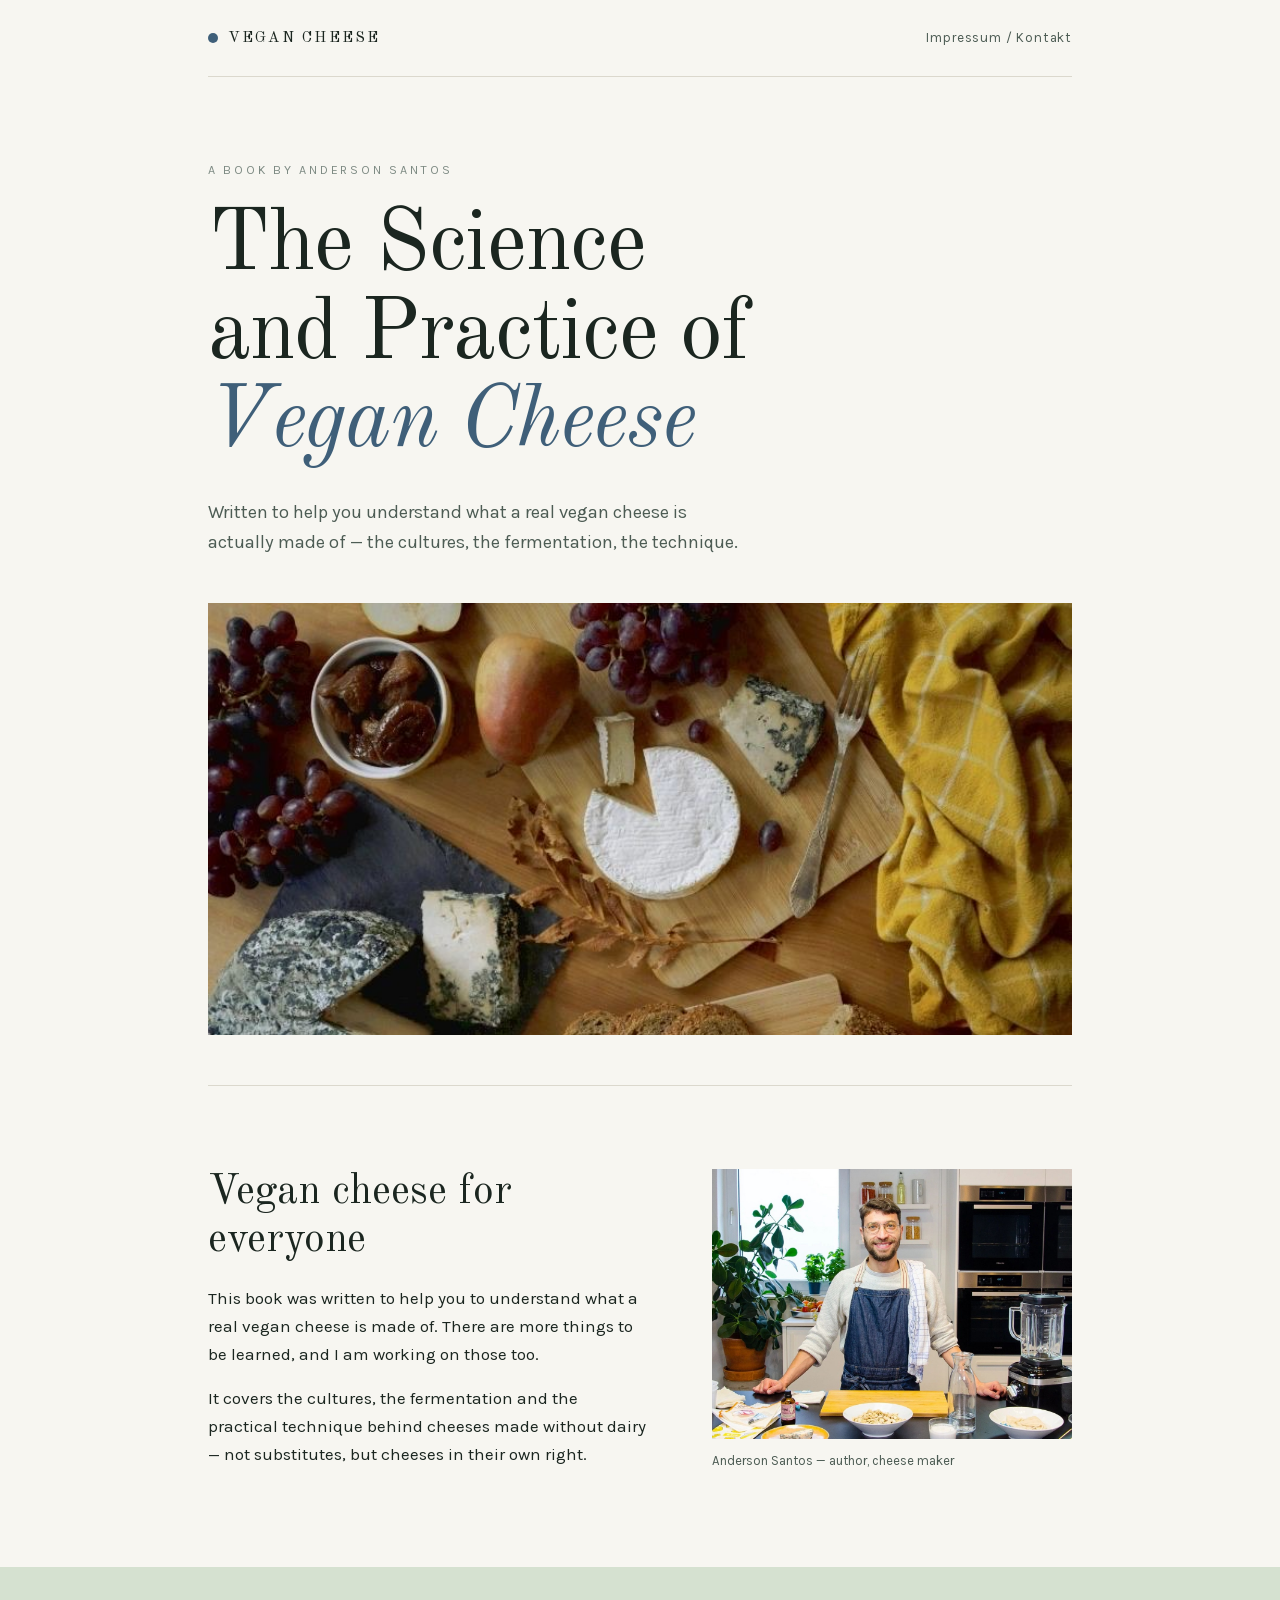
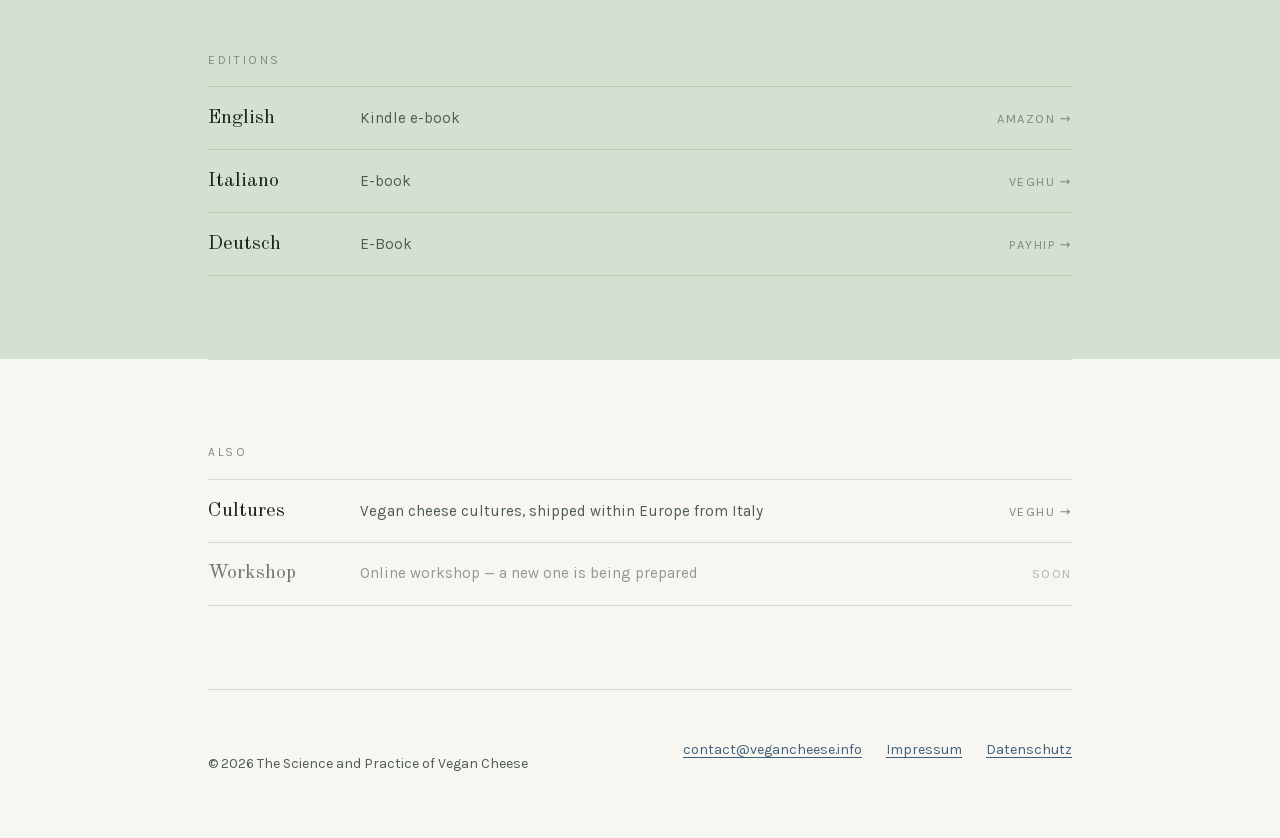
<file: index.html>
<!DOCTYPE html>
<html lang="en">
<head>
<meta charset="utf-8">
<meta name="viewport" content="width=device-width, initial-scale=1">
<title>The Science and Practice of Vegan Cheese</title>
<meta name="description" content="A book by Anderson Santos on what real vegan cheese is actually made of — cultures, fermentation and technique. Available in English, Italian and German.">
<link rel="canonical" href="https://vegancheese.info/">
<meta name="theme-color" content="#f7f6f1">

<meta property="og:type" content="website">
<meta property="og:site_name" content="The Science and Practice of Vegan Cheese">
<meta property="og:title" content="The Science and Practice of Vegan Cheese">
<meta property="og:description" content="A book by Anderson Santos on what real vegan cheese is actually made of — cultures, fermentation and technique.">
<meta property="og:url" content="https://vegancheese.info/">
<meta property="og:image" content="https://vegancheese.info/assets/img/cheeseboard.jpg">
<meta name="twitter:card" content="summary_large_image">

<link rel="icon" href="assets/img/cashewbert.png" type="image/png">
<link rel="apple-touch-icon" href="assets/img/cashewbert.png">
<link rel="preload" as="font" type="font/woff2" href="assets/fonts/OldStandardTT-400-latin.woff2" crossorigin>
<link rel="preload" as="font" type="font/woff2" href="assets/fonts/Karla-400-latin.woff2" crossorigin>
<link rel="stylesheet" href="assets/style.css">

<script type="application/ld+json">
{
  "@context": "https://schema.org",
  "@type": "Book",
  "name": "The Science and Practice of Vegan Cheese",
  "author": { "@type": "Person", "name": "Anderson Santos" },
  "inLanguage": ["en", "it", "de"],
  "url": "https://vegancheese.info/",
  "image": "https://vegancheese.info/assets/img/cheeseboard.jpg",
  "about": "Vegan cheese making, cultures and fermentation"
}
</script>
</head>
<body>
<a class="skip" href="#main">Skip to content</a>

<div class="wrap">
  <header class="masthead">
    <a class="mark" href="/">
      <span>Vegan Cheese</span>
    </a>
    <nav aria-label="Site">
      <a href="/impressum.html">Impressum&nbsp;/&nbsp;Kontakt</a>
    </nav>
  </header>
</div>

<main id="main">

  <div class="wrap">
    <section class="hero">
      <p class="eyebrow">A book by Anderson Santos</p>
      <h1>The Science and Practice of <em>Vegan Cheese</em></h1>
      <p class="lede">
        Written to help you understand what a real vegan cheese is actually made
        of — the cultures, the fermentation, the technique.
      </p>
      <figure>
        <img src="assets/img/cheeseboard.jpg"
             alt="A wooden board with vegan blue cheese, a bloomy-rind round, grapes, pear and bread."
             width="795" height="461" fetchpriority="high">
      </figure>
    </section>
  </div>

  <div class="wrap">
    <section class="band">
      <div class="about">
        <div>
          <h2>Vegan cheese for everyone</h2>
          <p>
            This book was written to help you to understand what a real vegan
            cheese is made of. There are more things to be learned, and I am
            working on those too.
          </p>
          <p>
            It covers the cultures, the fermentation and the practical technique
            behind cheeses made without dairy — not substitutes, but cheeses in
            their own right.
          </p>
        </div>
        <figure>
          <img src="assets/img/anderson.jpg"
               alt="Anderson Santos in a kitchen, wearing a denim apron, with cashews, a blender and cheese-making equipment."
               width="1200" height="900" loading="lazy">
          <figcaption>Anderson Santos — author, cheese maker</figcaption>
        </figure>
      </div>
    </section>
  </div>

  <div class="band band-sage">
    <div class="wrap">
      <p class="label">Editions</p>
      <ul class="editions">
        <li>
          <a href="https://www.amazon.de/-/en/Anderson-Santos-ebook/dp/B0BFH6HZT9?language=en_GB"
             rel="noopener">
            <span class="lang">English</span>
            <span class="what">Kindle e-book</span>
            <span class="where">Amazon</span>
          </a>
        </li>
        <li>
          <a href="https://www.veghu.org/en/shop-ita/accessories-and-tools/the-science-and-practice-of-vegan-cheese-book/"
             rel="noopener">
            <span class="lang">Italiano</span>
            <span class="what">E-book</span>
            <span class="where">VegHu</span>
          </a>
        </li>
        <li>
          <a href="https://payhip.com/b/DfzKr" rel="noopener">
            <span class="lang">Deutsch</span>
            <span class="what">E-Book</span>
            <span class="where">Payhip</span>
          </a>
        </li>
      </ul>
    </div>
  </div>

  <div class="wrap">
    <section class="band">
      <p class="label">Also</p>
      <ul class="editions">
        <li>
          <a href="https://www.veghu.org/en/accessories-tools/" rel="noopener">
            <span class="lang">Cultures</span>
            <span class="what">Vegan cheese cultures, shipped within Europe from Italy</span>
            <span class="where">VegHu</span>
          </a>
        </li>
        <li>
          <span class="inert">
            <span class="lang">Workshop</span>
            <span class="what">Online workshop — a new one is being prepared</span>
            <span class="where">Soon</span>
          </span>
        </li>
      </ul>
    </section>
  </div>

</main>

<div class="wrap">
  <footer class="foot">
    <p>© 2026 The Science and Practice of Vegan Cheese</p>
    <nav aria-label="Legal">
      <a href="mailto:contact@vegancheese.info">contact@vegancheese.info</a>
      <a href="/impressum.html">Impressum</a>
      <a href="/datenschutz.html">Datenschutz</a>
    </nav>
  </footer>
</div>

</body>
</html>
</file>
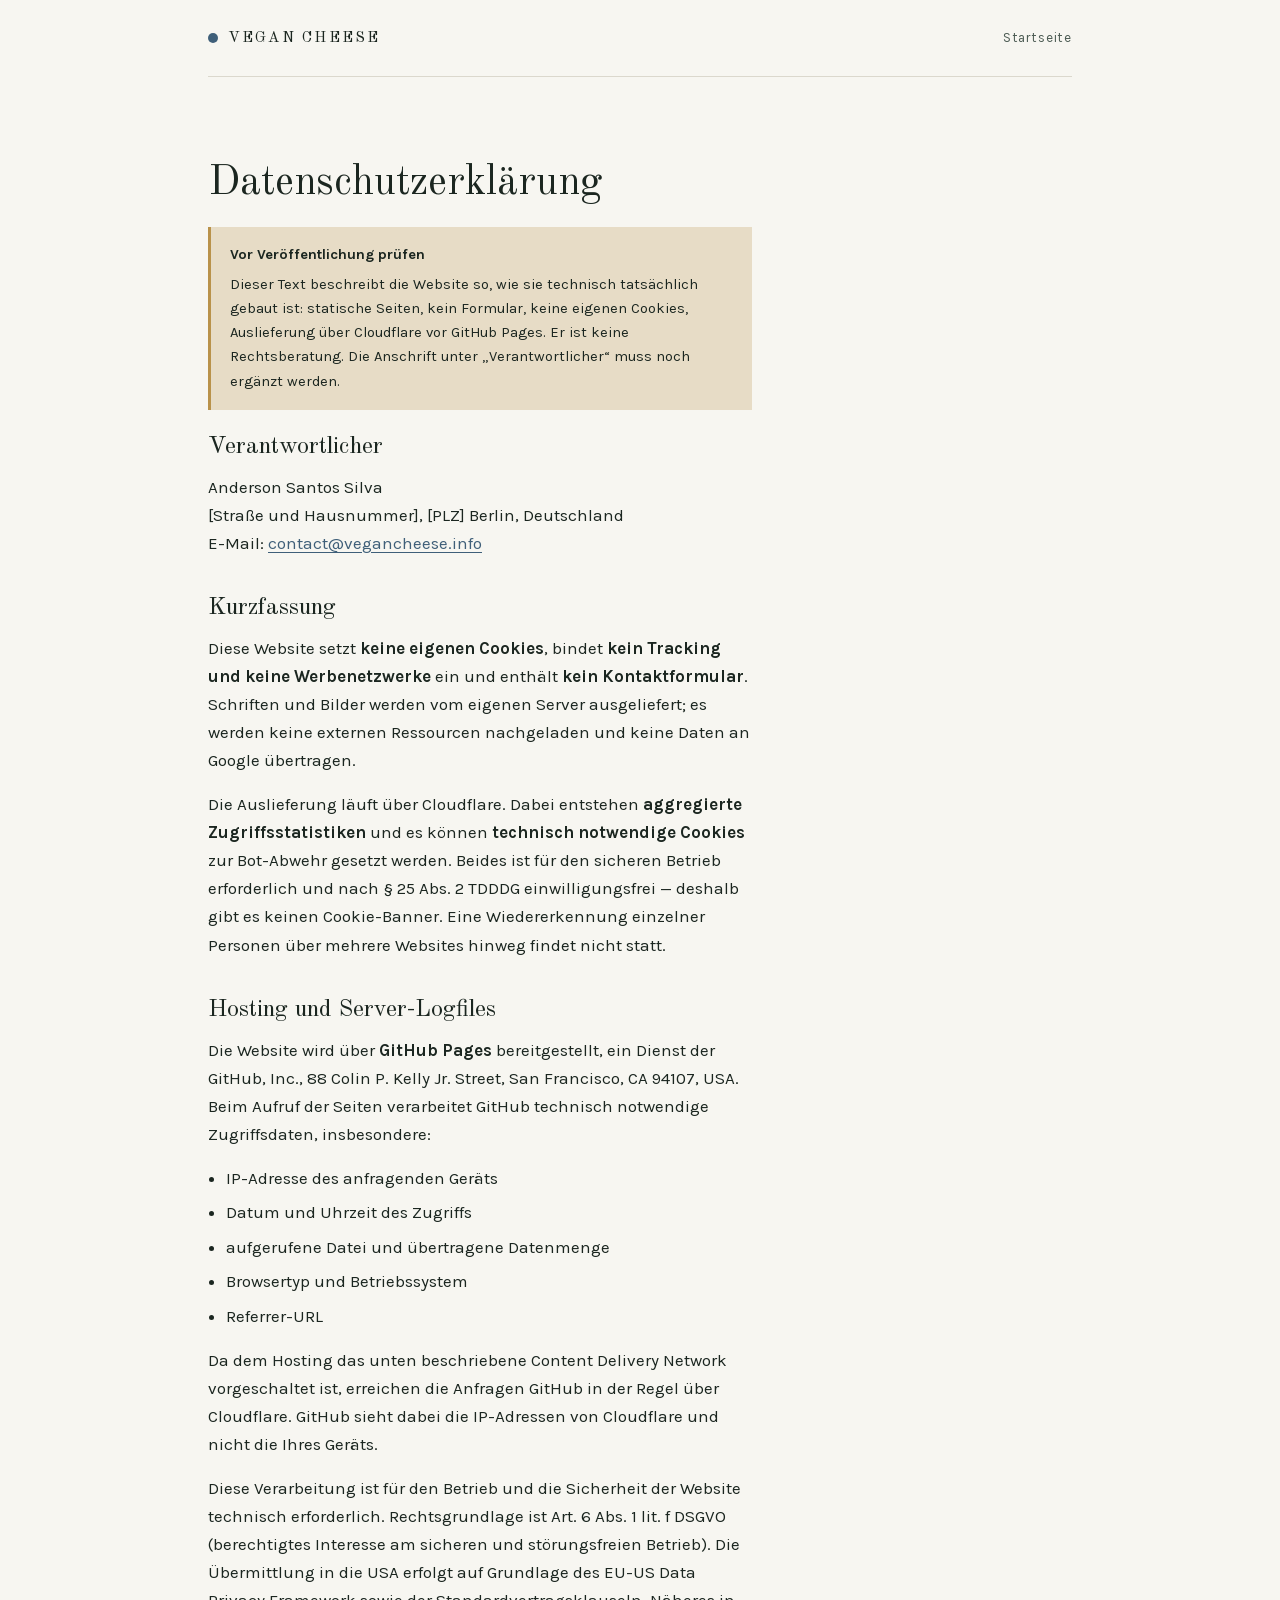
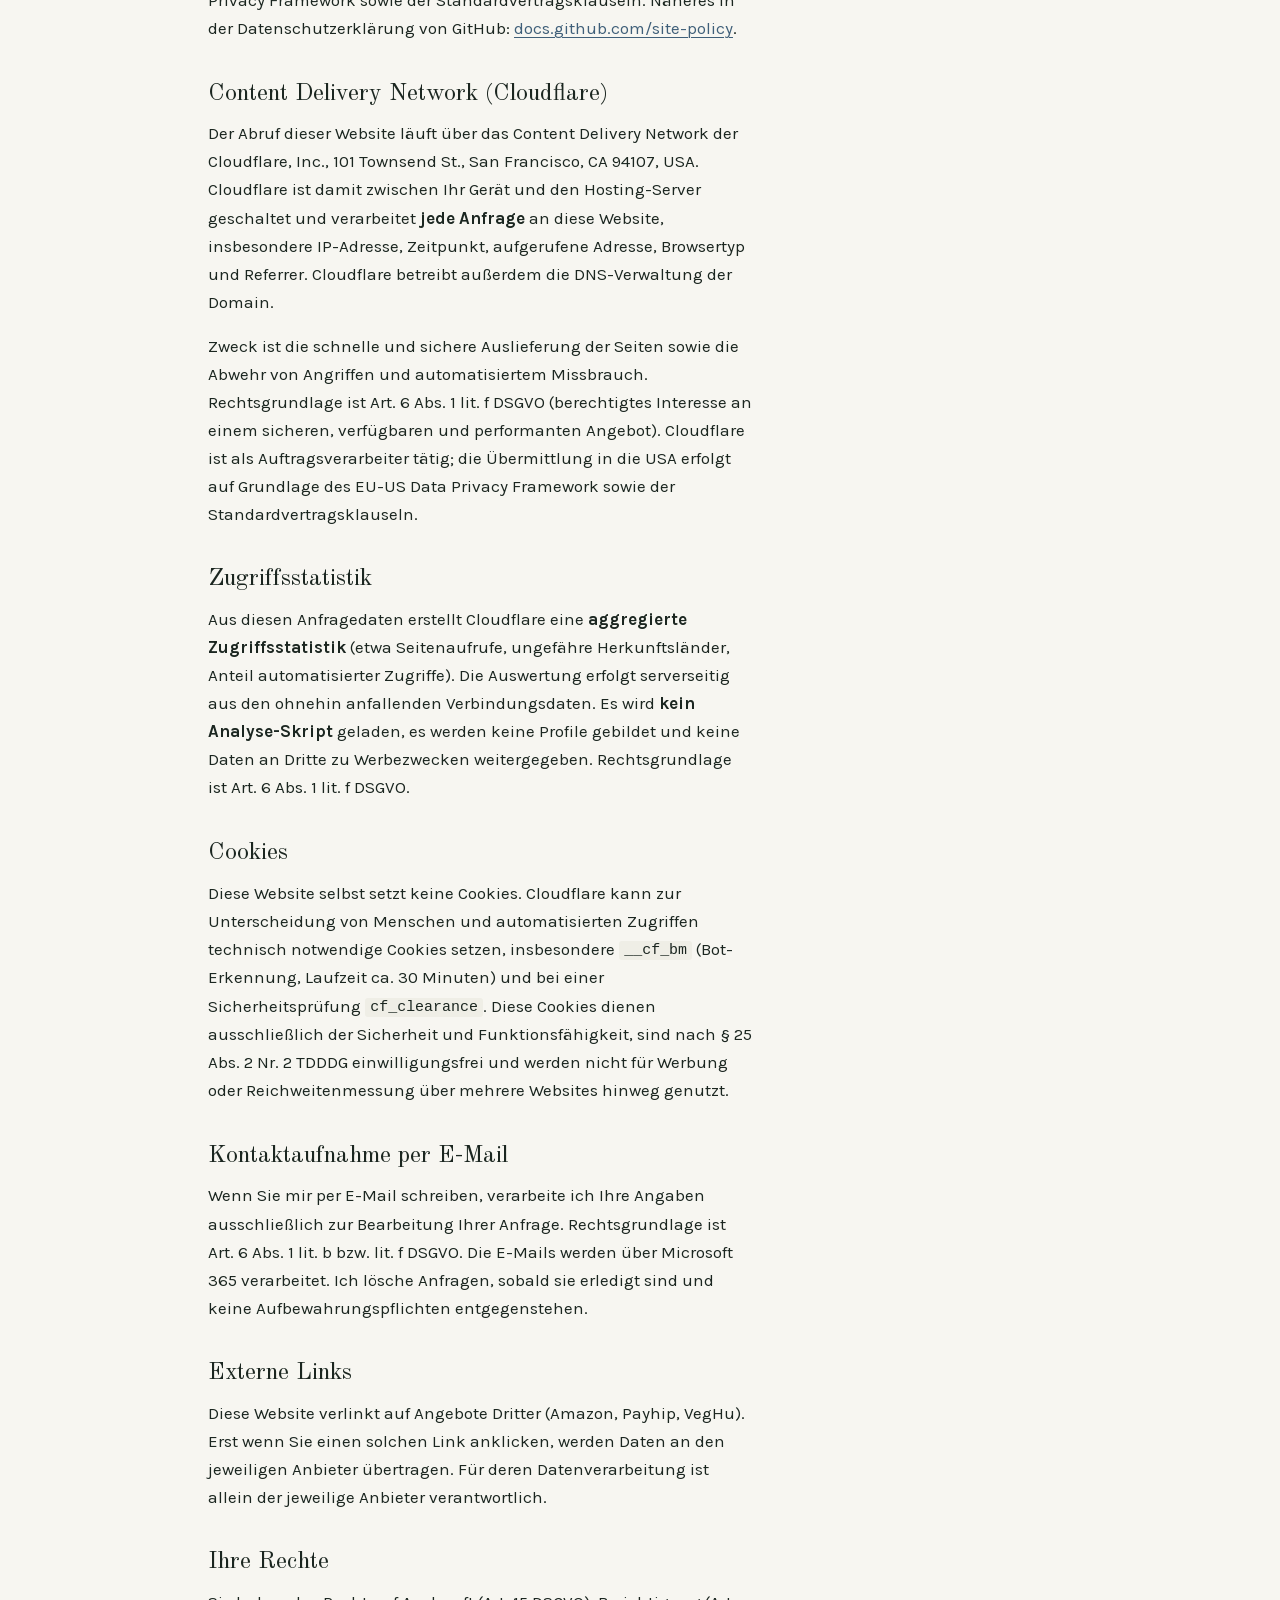
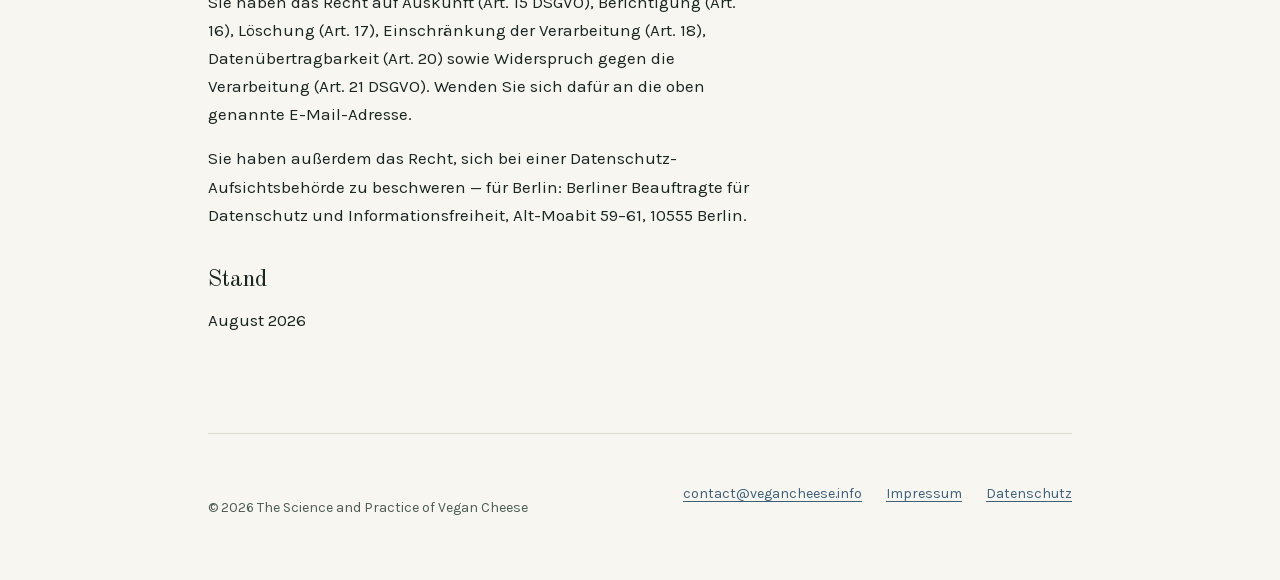
<file: datenschutz.html>
<!DOCTYPE html>
<html lang="de">
<head>
<meta charset="utf-8">
<meta name="viewport" content="width=device-width, initial-scale=1">
<title>Datenschutzerklärung — The Science and Practice of Vegan Cheese</title>
<meta name="description" content="Datenschutzerklärung für vegancheese.info.">
<meta name="robots" content="noindex, follow">
<link rel="canonical" href="https://vegancheese.info/datenschutz.html">
<link rel="icon" href="assets/img/cashewbert.png" type="image/png">
<link rel="stylesheet" href="assets/style.css">
</head>
<body>
<a class="skip" href="#main">Zum Inhalt springen</a>

<div class="wrap">
  <header class="masthead">
    <a class="mark" href="/">
      <span>Vegan Cheese</span>
    </a>
    <nav aria-label="Site">
      <a href="/">Startseite</a>
    </nav>
  </header>
</div>

<main id="main">
  <div class="wrap">
    <section class="band" style="border-top: none;">
      <h2>Datenschutzerklärung</h2>

      <div class="prose">

        <div class="todo">
          <strong>Vor Veröffentlichung prüfen</strong>
          Dieser Text beschreibt die Website so, wie sie technisch tatsächlich
          gebaut ist: statische Seiten, kein Formular, keine eigenen Cookies,
          Auslieferung über Cloudflare vor GitHub Pages. Er ist keine
          Rechtsberatung. Die Anschrift unter „Verantwortlicher“ muss noch
          ergänzt werden.
        </div>

        <h2>Verantwortlicher</h2>
        <p>
          Anderson Santos Silva<br>
          [Straße und Hausnummer], [PLZ] Berlin, Deutschland<br>
          E-Mail: <a href="mailto:contact@vegancheese.info">contact@vegancheese.info</a>
        </p>

        <h2>Kurzfassung</h2>
        <p>
          Diese Website setzt <strong>keine eigenen Cookies</strong>, bindet
          <strong>kein Tracking und keine Werbenetzwerke</strong> ein und
          enthält <strong>kein Kontaktformular</strong>. Schriften und Bilder
          werden vom eigenen Server ausgeliefert; es werden keine externen
          Ressourcen nachgeladen und keine Daten an Google übertragen.
        </p>
        <p>
          Die Auslieferung läuft über Cloudflare. Dabei entstehen
          <strong>aggregierte Zugriffsstatistiken</strong> und es können
          <strong>technisch notwendige Cookies</strong> zur Bot-Abwehr gesetzt
          werden. Beides ist für den sicheren Betrieb erforderlich und nach
          § 25 Abs. 2 TDDDG einwilligungsfrei — deshalb gibt es keinen
          Cookie-Banner. Eine Wiedererkennung einzelner Personen über mehrere
          Websites hinweg findet nicht statt.
        </p>

        <h2>Hosting und Server-Logfiles</h2>
        <p>
          Die Website wird über <strong>GitHub Pages</strong> bereitgestellt,
          ein Dienst der GitHub, Inc., 88 Colin P. Kelly Jr. Street, San
          Francisco, CA 94107, USA. Beim Aufruf der Seiten verarbeitet GitHub
          technisch notwendige Zugriffsdaten, insbesondere:
        </p>
        <ul>
          <li>IP-Adresse des anfragenden Geräts</li>
          <li>Datum und Uhrzeit des Zugriffs</li>
          <li>aufgerufene Datei und übertragene Datenmenge</li>
          <li>Browsertyp und Betriebssystem</li>
          <li>Referrer-URL</li>
        </ul>
        <p>
          Da dem Hosting das unten beschriebene Content Delivery Network
          vorgeschaltet ist, erreichen die Anfragen GitHub in der Regel über
          Cloudflare. GitHub sieht dabei die IP-Adressen von Cloudflare und
          nicht die Ihres Geräts.
        </p>
        <p>
          Diese Verarbeitung ist für den Betrieb und die Sicherheit der Website
          technisch erforderlich. Rechtsgrundlage ist Art. 6 Abs. 1 lit. f
          DSGVO (berechtigtes Interesse am sicheren und störungsfreien Betrieb).
          Die Übermittlung in die USA erfolgt auf Grundlage des
          EU-US Data Privacy Framework sowie der Standardvertragsklauseln.
          Näheres in der Datenschutzerklärung von GitHub:
          <a href="https://docs.github.com/site-policy/privacy-policies/github-general-privacy-statement" rel="noopener">
            docs.github.com/site-policy</a>.
        </p>

        <h2>Content Delivery Network (Cloudflare)</h2>
        <p>
          Der Abruf dieser Website läuft über das Content Delivery Network der
          Cloudflare, Inc., 101 Townsend St., San Francisco, CA 94107, USA.
          Cloudflare ist damit zwischen Ihr Gerät und den Hosting-Server
          geschaltet und verarbeitet <strong>jede Anfrage</strong> an diese
          Website, insbesondere IP-Adresse, Zeitpunkt, aufgerufene Adresse,
          Browsertyp und Referrer. Cloudflare betreibt außerdem die
          DNS-Verwaltung der Domain.
        </p>
        <p>
          Zweck ist die schnelle und sichere Auslieferung der Seiten sowie die
          Abwehr von Angriffen und automatisiertem Missbrauch. Rechtsgrundlage
          ist Art. 6 Abs. 1 lit. f DSGVO (berechtigtes Interesse an einem
          sicheren, verfügbaren und performanten Angebot). Cloudflare ist als
          Auftragsverarbeiter tätig; die Übermittlung in die USA erfolgt auf
          Grundlage des EU-US Data Privacy Framework sowie der
          Standardvertragsklauseln.
        </p>

        <h2>Zugriffsstatistik</h2>
        <p>
          Aus diesen Anfragedaten erstellt Cloudflare eine
          <strong>aggregierte Zugriffsstatistik</strong> (etwa Seitenaufrufe,
          ungefähre Herkunftsländer, Anteil automatisierter Zugriffe). Die
          Auswertung erfolgt serverseitig aus den ohnehin anfallenden
          Verbindungsdaten. Es wird <strong>kein Analyse-Skript</strong>
          geladen, es werden keine Profile gebildet und keine Daten an Dritte
          zu Werbezwecken weitergegeben. Rechtsgrundlage ist Art. 6 Abs. 1
          lit. f DSGVO.
        </p>

        <h2>Cookies</h2>
        <p>
          Diese Website selbst setzt keine Cookies. Cloudflare kann zur
          Unterscheidung von Menschen und automatisierten Zugriffen technisch
          notwendige Cookies setzen, insbesondere <code>__cf_bm</code>
          (Bot-Erkennung, Laufzeit ca. 30 Minuten) und bei einer
          Sicherheitsprüfung <code>cf_clearance</code>. Diese Cookies dienen
          ausschließlich der Sicherheit und Funktionsfähigkeit, sind nach
          § 25 Abs. 2 Nr. 2 TDDDG einwilligungsfrei und werden nicht für
          Werbung oder Reichweitenmessung über mehrere Websites hinweg genutzt.
        </p>

        <h2>Kontaktaufnahme per E-Mail</h2>
        <p>
          Wenn Sie mir per E-Mail schreiben, verarbeite ich Ihre Angaben
          ausschließlich zur Bearbeitung Ihrer Anfrage. Rechtsgrundlage ist
          Art. 6 Abs. 1 lit. b bzw. lit. f DSGVO. Die E-Mails werden über
          Microsoft 365 verarbeitet. Ich lösche Anfragen, sobald sie erledigt
          sind und keine Aufbewahrungspflichten entgegenstehen.
        </p>

        <h2>Externe Links</h2>
        <p>
          Diese Website verlinkt auf Angebote Dritter (Amazon, Payhip, VegHu).
          Erst wenn Sie einen solchen Link anklicken, werden Daten an den
          jeweiligen Anbieter übertragen. Für deren Datenverarbeitung ist allein
          der jeweilige Anbieter verantwortlich.
        </p>

        <h2>Ihre Rechte</h2>
        <p>
          Sie haben das Recht auf Auskunft (Art. 15 DSGVO), Berichtigung
          (Art. 16), Löschung (Art. 17), Einschränkung der Verarbeitung
          (Art. 18), Datenübertragbarkeit (Art. 20) sowie Widerspruch gegen die
          Verarbeitung (Art. 21 DSGVO). Wenden Sie sich dafür an die oben
          genannte E-Mail-Adresse.
        </p>
        <p>
          Sie haben außerdem das Recht, sich bei einer Datenschutz-Aufsichts­behörde
          zu beschweren — für Berlin: Berliner Beauftragte für Datenschutz und
          Informationsfreiheit, Alt-Moabit 59–61, 10555 Berlin.
        </p>

        <h2>Stand</h2>
        <p>August 2026</p>

      </div>
    </section>
  </div>
</main>

<div class="wrap">
  <footer class="foot">
    <p>© 2026 The Science and Practice of Vegan Cheese</p>
    <nav aria-label="Rechtliches">
      <a href="mailto:contact@vegancheese.info">contact@vegancheese.info</a>
      <a href="/impressum.html">Impressum</a>
      <a href="/datenschutz.html">Datenschutz</a>
    </nav>
  </footer>
</div>

</body>
</html>
</file>
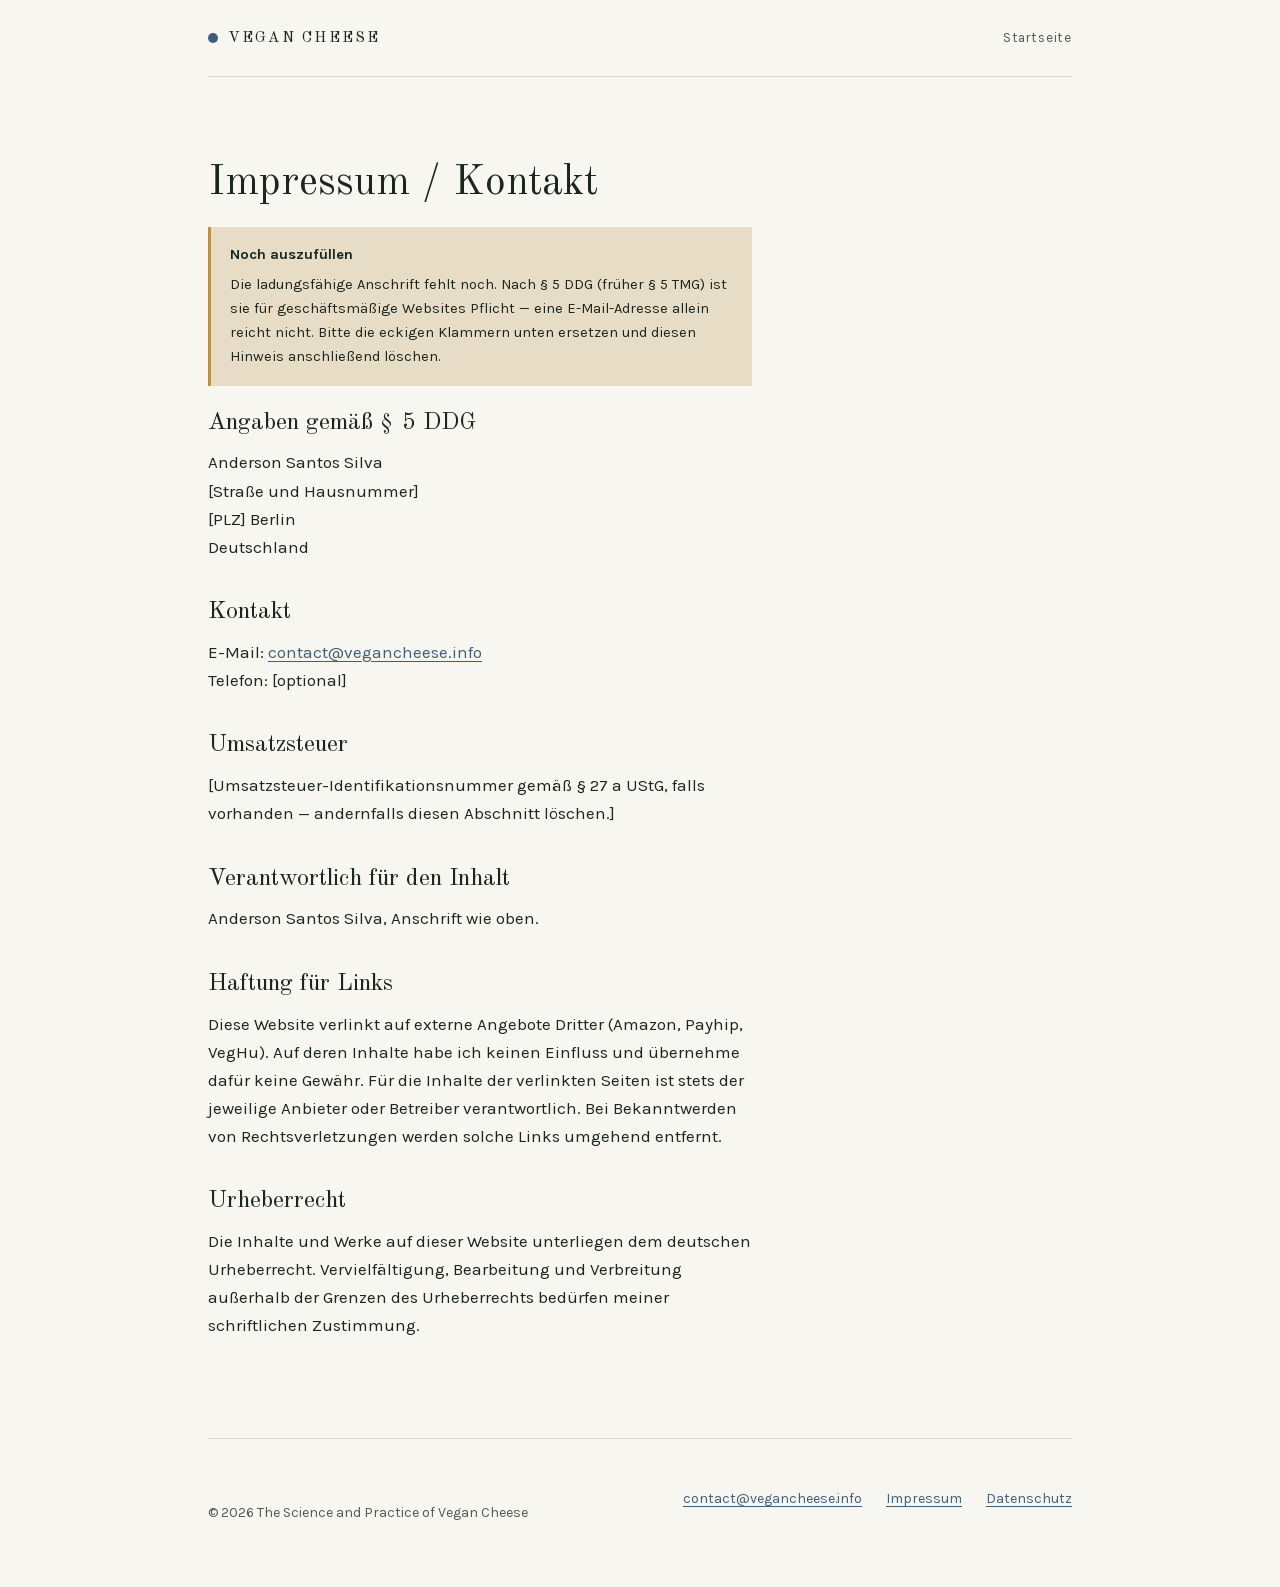
<file: impressum.html>
<!DOCTYPE html>
<html lang="de">
<head>
<meta charset="utf-8">
<meta name="viewport" content="width=device-width, initial-scale=1">
<title>Impressum / Kontakt — The Science and Practice of Vegan Cheese</title>
<meta name="description" content="Impressum und Kontakt für vegancheese.info.">
<meta name="robots" content="noindex, follow">
<link rel="canonical" href="https://vegancheese.info/impressum.html">
<link rel="icon" href="assets/img/cashewbert.png" type="image/png">
<link rel="stylesheet" href="assets/style.css">
</head>
<body>
<a class="skip" href="#main">Zum Inhalt springen</a>

<div class="wrap">
  <header class="masthead">
    <a class="mark" href="/">
      <span>Vegan Cheese</span>
    </a>
    <nav aria-label="Site">
      <a href="/">Startseite</a>
    </nav>
  </header>
</div>

<main id="main">
  <div class="wrap">
    <section class="band" style="border-top: none;">
      <h2>Impressum / Kontakt</h2>

      <div class="prose">

        <div class="todo">
          <strong>Noch auszufüllen</strong>
          Die ladungsfähige Anschrift fehlt noch. Nach § 5 DDG (früher § 5 TMG)
          ist sie für geschäftsmäßige Websites Pflicht — eine E-Mail-Adresse
          allein reicht nicht. Bitte die eckigen Klammern unten ersetzen und
          diesen Hinweis anschließend löschen.
        </div>

        <h2>Angaben gemäß § 5 DDG</h2>
        <p>
          Anderson Santos Silva<br>
          [Straße und Hausnummer]<br>
          [PLZ] Berlin<br>
          Deutschland
        </p>

        <h2>Kontakt</h2>
        <p>
          E-Mail: <a href="mailto:contact@vegancheese.info">contact@vegancheese.info</a><br>
          Telefon: [optional]
        </p>

        <h2>Umsatzsteuer</h2>
        <p>
          [Umsatzsteuer-Identifikationsnummer gemäß § 27 a UStG, falls
          vorhanden — andernfalls diesen Abschnitt löschen.]
        </p>

        <h2>Verantwortlich für den Inhalt</h2>
        <p>
          Anderson Santos Silva, Anschrift wie oben.
        </p>

        <h2>Haftung für Links</h2>
        <p>
          Diese Website verlinkt auf externe Angebote Dritter (Amazon, Payhip,
          VegHu). Auf deren Inhalte habe ich keinen Einfluss und übernehme dafür
          keine Gewähr. Für die Inhalte der verlinkten Seiten ist stets der
          jeweilige Anbieter oder Betreiber verantwortlich. Bei Bekanntwerden
          von Rechtsverletzungen werden solche Links umgehend entfernt.
        </p>

        <h2>Urheberrecht</h2>
        <p>
          Die Inhalte und Werke auf dieser Website unterliegen dem deutschen
          Urheberrecht. Vervielfältigung, Bearbeitung und Verbreitung außerhalb
          der Grenzen des Urheberrechts bedürfen meiner schriftlichen Zustimmung.
        </p>

      </div>
    </section>
  </div>
</main>

<div class="wrap">
  <footer class="foot">
    <p>© 2026 The Science and Practice of Vegan Cheese</p>
    <nav aria-label="Rechtliches">
      <a href="mailto:contact@vegancheese.info">contact@vegancheese.info</a>
      <a href="/impressum.html">Impressum</a>
      <a href="/datenschutz.html">Datenschutz</a>
    </nav>
  </footer>
</div>

</body>
</html>
</file>
<file: assets/style.css>
@import url("fonts.css");

/* ---------------------------------------------------------------
   The Science and Practice of Vegan Cheese
   Palette taken from the subject: bloomy rind, blue vein, sage,
   warm board. --sage is the one colour carried over from the old site.
   --------------------------------------------------------------- */

:root {
  --ink: #1b2620;
  --ink-soft: #4d5c54;
  --ink-faint: #7d8a83;
  --paper: #f7f6f1;
  --paper-warm: #efeee6;
  --sage: #d5e1d0;
  --vein: #3f5f79;
  --vein-deep: #2c4457;
  --rind: #e7dcc6;
  --line: #dbd8cd;

  --measure: 34rem;
  --gutter: clamp(1.25rem, 5vw, 4rem);
  --step: clamp(3rem, 6.5vw, 5.25rem);
}

*,
*::before,
*::after {
  box-sizing: border-box;
}

html {
  -webkit-text-size-adjust: 100%;
}

body {
  margin: 0;
  background: var(--paper);
  color: var(--ink);
  font-family: "Karla", system-ui, sans-serif;
  font-size: clamp(1rem, 0.96rem + 0.2vw, 1.0625rem);
  line-height: 1.65;
  -webkit-font-smoothing: antialiased;
}

img {
  max-width: 100%;
  height: auto;
  display: block;
}

a {
  color: var(--vein);
  text-decoration-thickness: 1px;
  text-underline-offset: 0.18em;
}

a:hover {
  color: var(--vein-deep);
}

:focus-visible {
  outline: 2px solid var(--vein);
  outline-offset: 3px;
  border-radius: 2px;
}

.wrap {
  max-width: 62rem;
  margin-inline: auto;
  padding-inline: var(--gutter);
}

.skip {
  position: absolute;
  left: -9999px;
}

.skip:focus {
  left: 1rem;
  top: 1rem;
  z-index: 10;
  background: var(--ink);
  color: var(--paper);
  padding: 0.6rem 1rem;
}

/* --- header ---------------------------------------------------- */

.masthead {
  display: flex;
  align-items: center;
  justify-content: space-between;
  gap: 1.5rem;
  padding-block: 1.6rem;
  border-bottom: 1px solid var(--line);
}

.mark {
  display: flex;
  align-items: center;
  gap: 0.6rem;
  font-family: "Old Standard TT", Georgia, serif;
  font-size: 0.95rem;
  letter-spacing: 0.14em;
  text-transform: uppercase;
  color: var(--ink);
  text-decoration: none;
}

.mark::before {
  content: "";
  width: 0.62rem;
  height: 0.62rem;
  border-radius: 50%;
  background: var(--vein);
  flex: none;
}

.masthead nav {
  font-size: 0.85rem;
  letter-spacing: 0.06em;
}

.masthead nav a {
  color: var(--ink-soft);
  text-decoration: none;
}

.masthead nav a:hover {
  color: var(--vein);
  text-decoration: underline;
}

/* --- hero ------------------------------------------------------ */

.hero {
  padding-block: var(--step) calc(var(--step) * 0.6);
}

.hero .eyebrow {
  font-size: 0.78rem;
  letter-spacing: 0.22em;
  text-transform: uppercase;
  color: var(--ink-faint);
  margin: 0 0 1.4rem;
}

.hero h1 {
  font-family: "Old Standard TT", Georgia, serif;
  font-weight: 400;
  font-size: clamp(2.6rem, 1.2rem + 6vw, 5.4rem);
  line-height: 1.02;
  letter-spacing: -0.015em;
  margin: 0;
  max-width: 18ch;
  text-wrap: balance;
}

.hero h1 em {
  font-style: italic;
  color: var(--vein);
}

.hero .lede {
  margin: 1.8rem 0 0;
  max-width: var(--measure);
  font-size: 1.15rem;
  color: var(--ink-soft);
}

.hero figure {
  margin: calc(var(--step) * 0.55) 0 0;
}

.hero figure img {
  width: 100%;
  aspect-ratio: 16 / 8;
  object-fit: cover;
}

/* --- generic section ------------------------------------------- */

.band {
  padding-block: var(--step);
  border-top: 1px solid var(--line);
}

.band-sage {
  background: var(--sage);
  border-top: none;
}

.band h2 {
  font-family: "Old Standard TT", Georgia, serif;
  font-weight: 400;
  font-size: clamp(1.75rem, 1.2rem + 1.8vw, 2.6rem);
  line-height: 1.15;
  margin: 0 0 1.2rem;
}

.band p {
  max-width: var(--measure);
  margin: 0 0 1rem;
}

.label {
  font-size: 0.75rem;
  letter-spacing: 0.22em;
  text-transform: uppercase;
  color: var(--ink-faint);
  margin: 0 0 1.6rem;
}

/* --- about: text + portrait ------------------------------------ */

.about {
  display: grid;
  gap: clamp(2rem, 5vw, 4rem);
  grid-template-columns: 1fr;
  align-items: start;
}

@media (min-width: 48rem) {
  .about {
    grid-template-columns: 1.1fr 0.9fr;
  }
}

.about figure {
  margin: 0;
}

.about figcaption {
  margin-top: 0.7rem;
  font-size: 0.82rem;
  color: var(--ink-soft);
}

/* --- editions list --------------------------------------------- */

.editions {
  list-style: none;
  margin: 0;
  padding: 0;
  border-top: 1px solid var(--line);
}

.band-sage .editions,
.band-sage .editions li {
  border-color: #b9c9b3;
}

.editions li {
  border-bottom: 1px solid var(--line);
}

.editions a,
.editions .inert {
  display: grid;
  grid-template-columns: 1fr;
  gap: 0.2rem 1.5rem;
  align-items: baseline;
  padding-block: 1.15rem;
  text-decoration: none;
  color: inherit;
}

@media (min-width: 40rem) {
  .editions a,
  .editions .inert {
    grid-template-columns: 8rem 1fr auto;
    gap: 0.35rem 1.5rem;
  }
}

.editions .lang {
  font-family: "Old Standard TT", Georgia, serif;
  font-size: 1.25rem;
  line-height: 1.2;
}

.editions .what {
  color: var(--ink-soft);
  font-size: 0.95rem;
}

.editions .where {
  font-size: 0.8rem;
  letter-spacing: 0.12em;
  text-transform: uppercase;
  color: var(--ink-faint);
  white-space: nowrap;
}

.editions a:hover .lang {
  color: var(--vein);
}

.editions a:hover .where {
  color: var(--vein);
}

.editions a .where::after {
  content: " \2192";
}

.editions .inert {
  opacity: 0.6;
}

/* --- prose (legal pages) --------------------------------------- */

.prose {
  max-width: var(--measure);
}

.prose h2 {
  font-family: "Old Standard TT", Georgia, serif;
  font-weight: 400;
  font-size: 1.5rem;
  margin: 2.4rem 0 0.7rem;
}

.prose h2:first-of-type {
  margin-top: 0;
}

.prose p,
.prose ul {
  margin: 0 0 1rem;
}

.prose ul {
  padding-left: 1.1rem;
}

.prose li {
  margin-bottom: 0.4rem;
}

.prose code {
  font-family: ui-monospace, SFMono-Regular, Menlo, monospace;
  font-size: 0.88em;
  background: var(--paper-warm);
  padding: 0.1em 0.35em;
  border-radius: 3px;
  word-break: break-word;
}

.todo {
  background: var(--rind);
  border-left: 3px solid #b9924a;
  padding: 1rem 1.2rem;
  margin: 0 0 1.5rem;
  font-size: 0.92rem;
}

.todo strong {
  display: block;
  margin-bottom: 0.3rem;
}

/* --- footer ---------------------------------------------------- */

.foot {
  border-top: 1px solid var(--line);
  padding-block: 3rem;
  font-size: 0.88rem;
  color: var(--ink-soft);
  display: flex;
  flex-wrap: wrap;
  gap: 0.6rem 2rem;
  justify-content: space-between;
}

.foot nav {
  display: flex;
  gap: 1.5rem;
  flex-wrap: wrap;
}

@media (prefers-reduced-motion: reduce) {
  *,
  *::before,
  *::after {
    animation-duration: 0.01ms !important;
    transition-duration: 0.01ms !important;
  }
}
</file>
